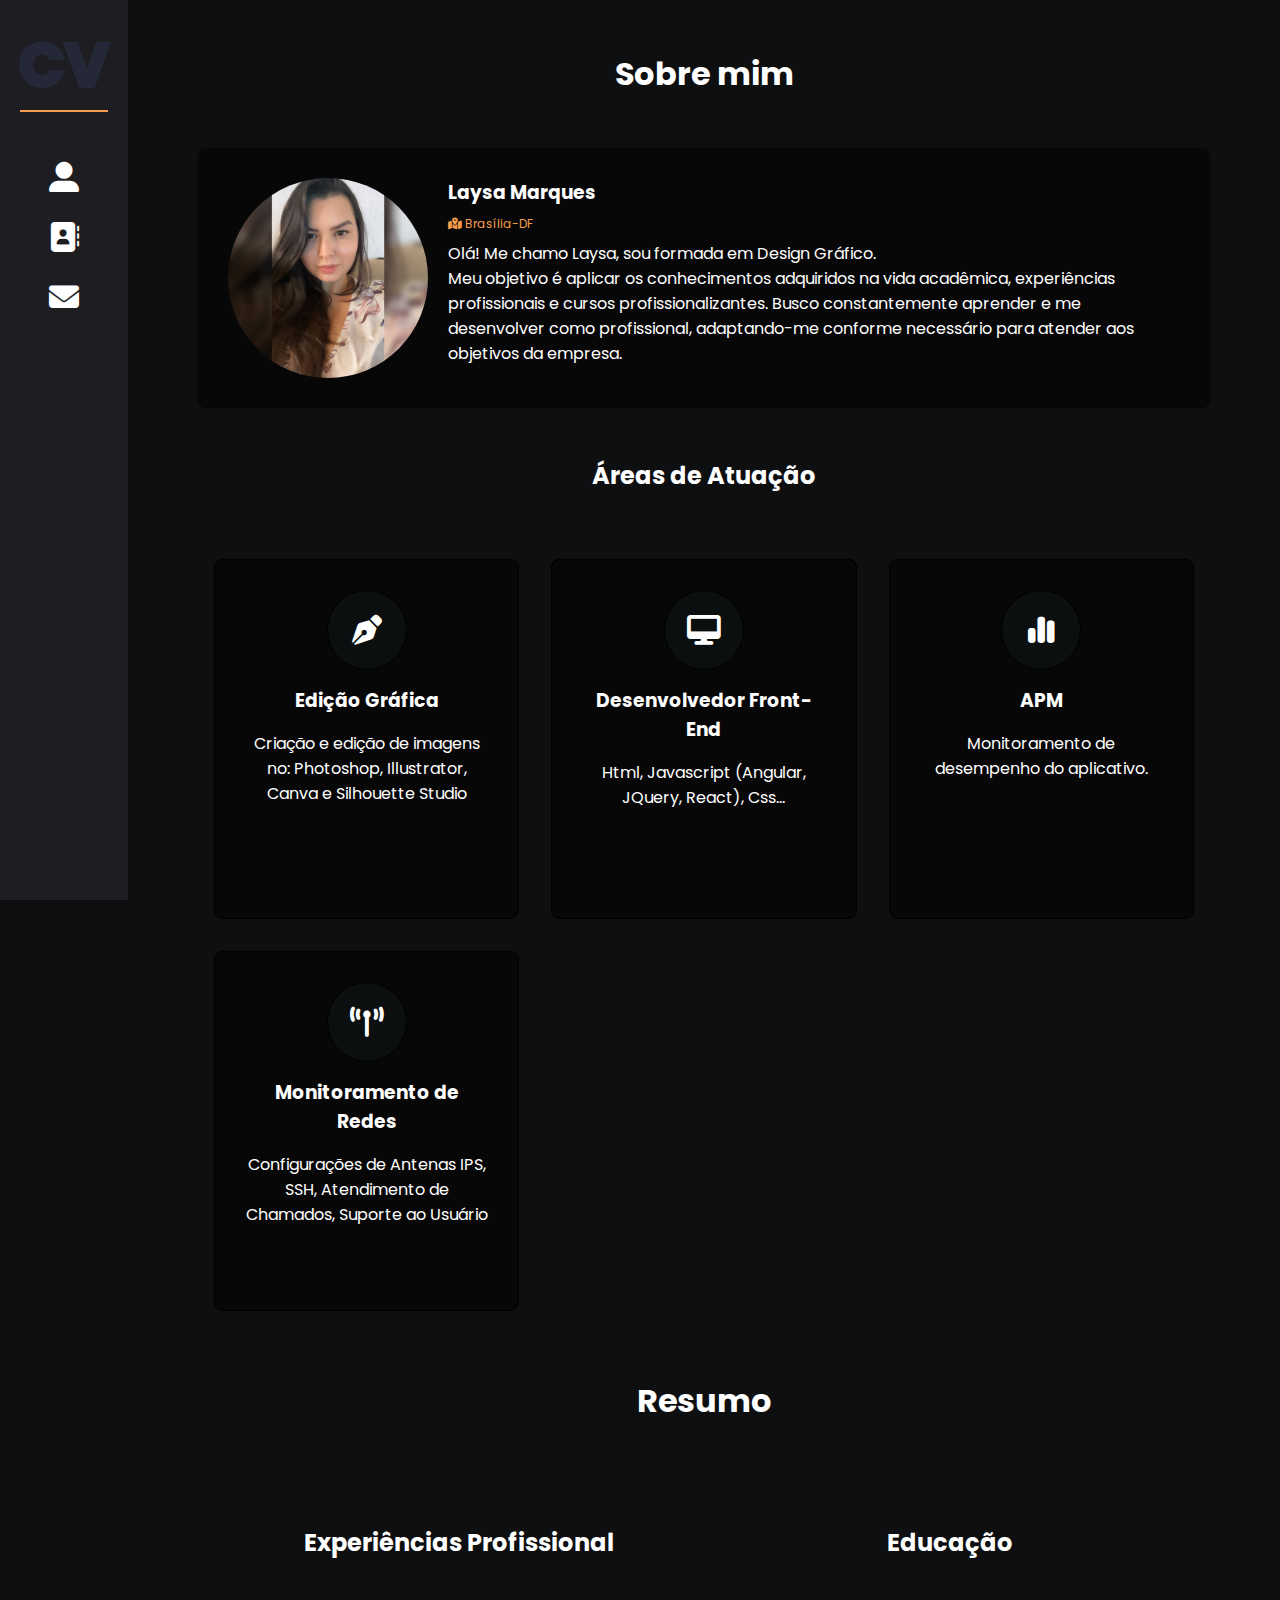
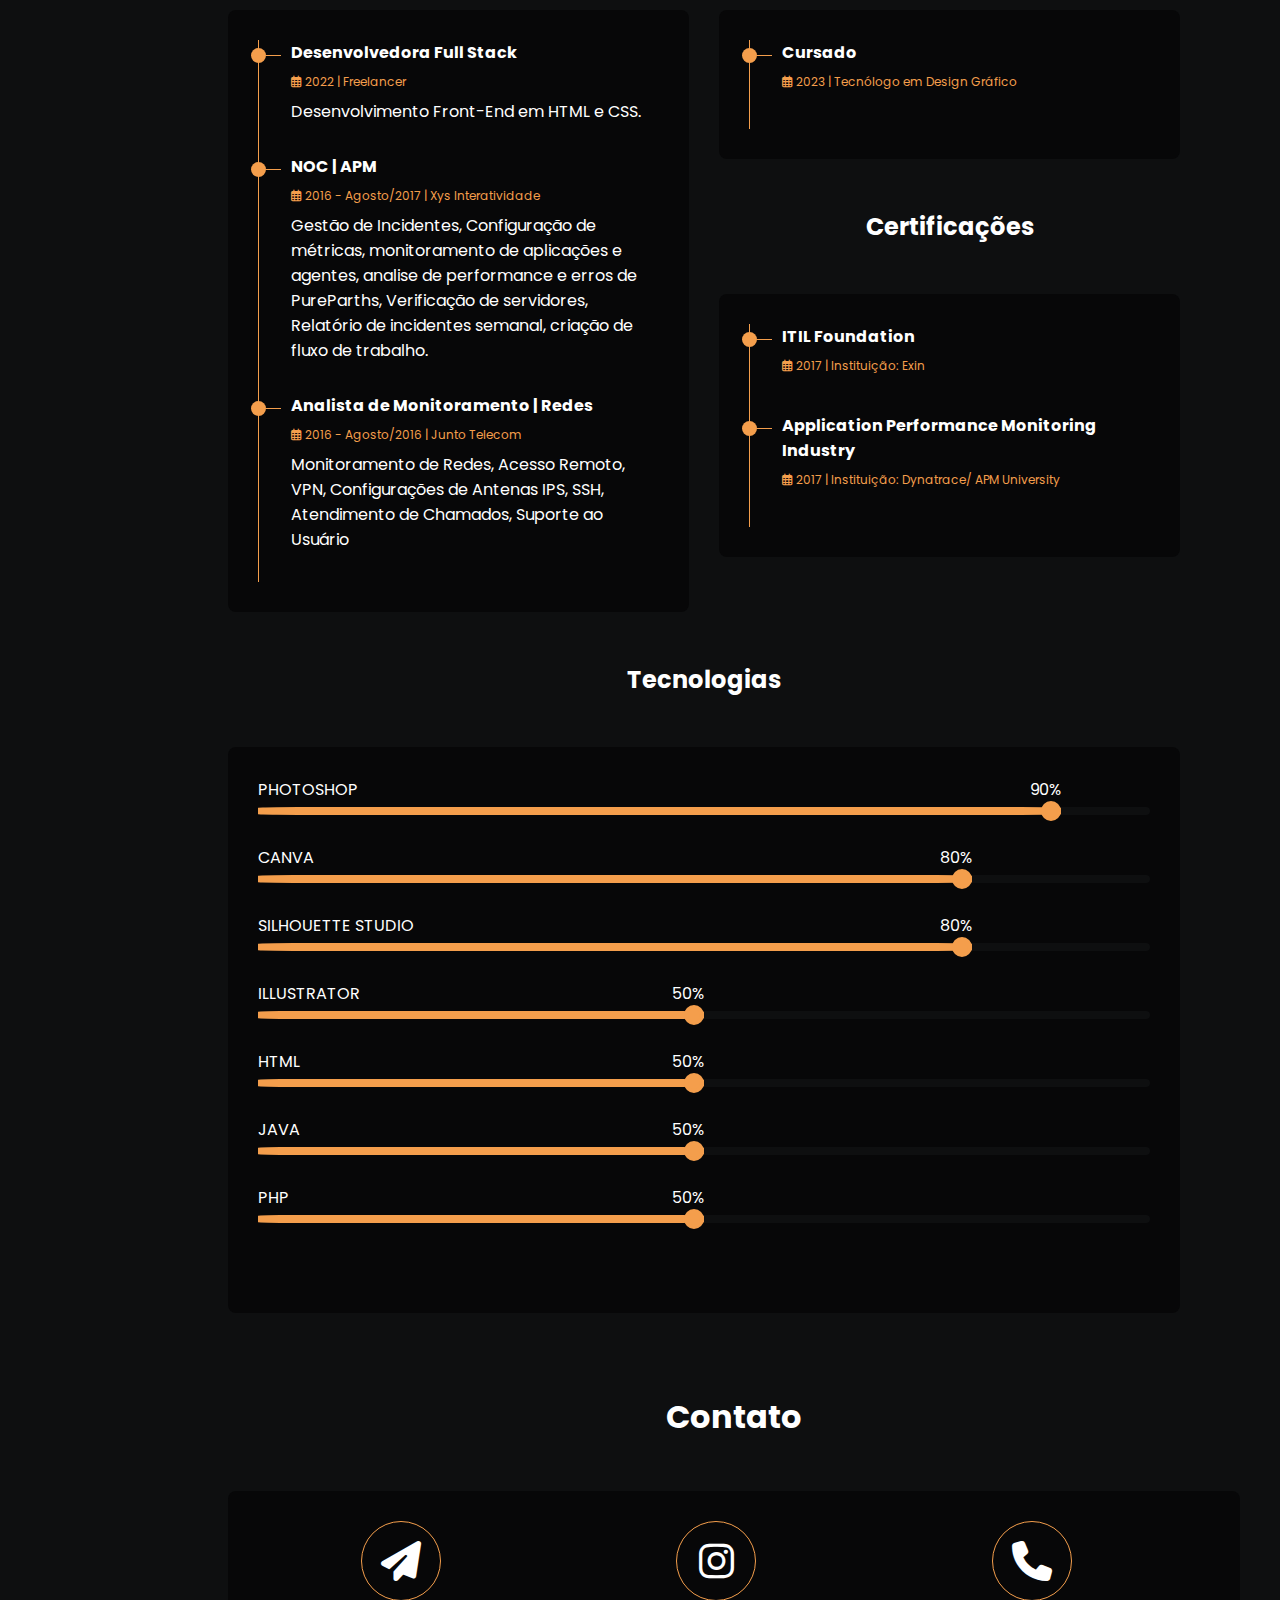
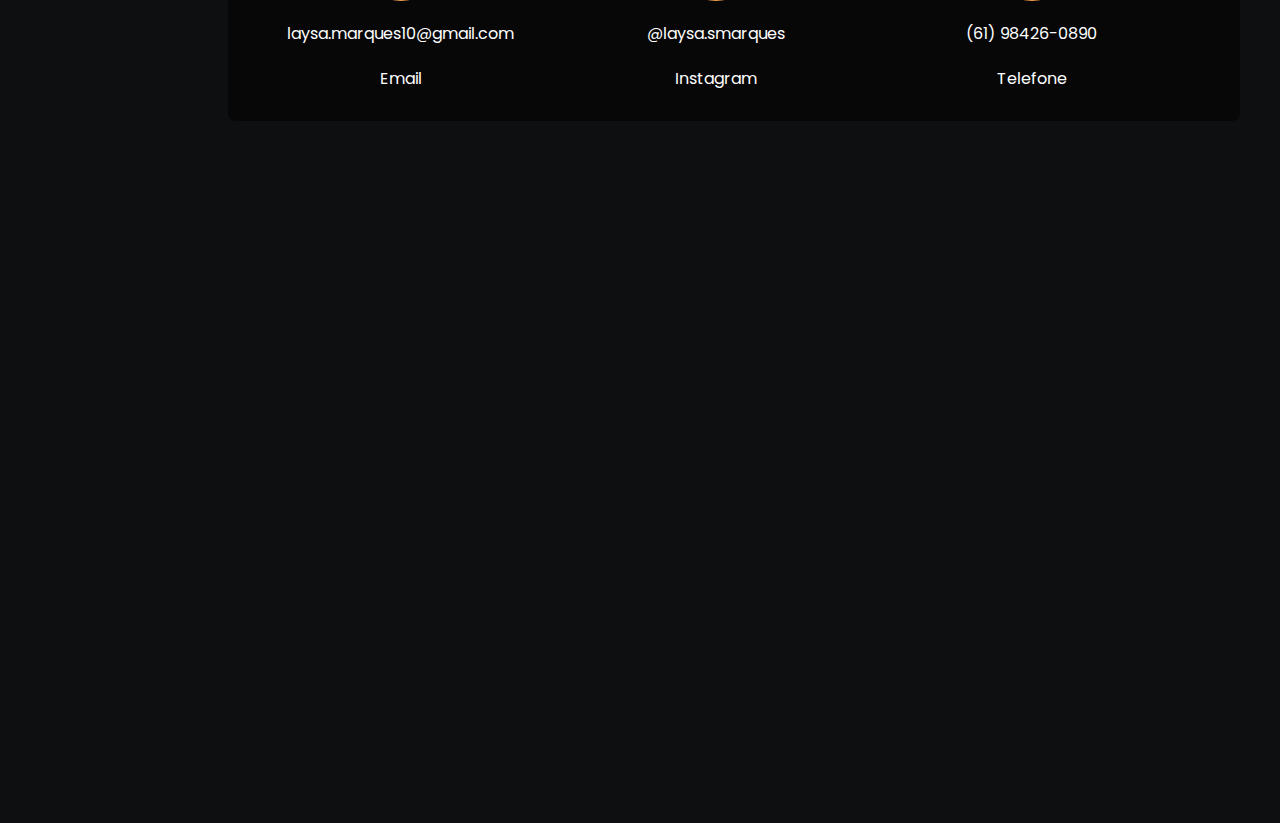
<file: index.html>
<html>
    <head>
        <title>Meu Curriculo Virtual</title>
        <link rel="stylesheet" href="./css/main.css">
        <link rel="stylesheet" href="./css/Responsive-menu.css">
        <link href="https://cdnjs.cloudflare.com/ajax/libs/font-awesome/6.2.0/css/all.min.css" rel="stylesheet">
        <link rel="preconnect" href="https://fonts.googleapis.com">
        <link rel="preconnect" href="https://fonts.gstatic.com" crossorigin>
        <link href="https://fonts.googleapis.com/css2?family=Poppins:ital,wght@0,300;0,400;0,600;1,500&display=swap" rel="stylesheet">
        <meta name="viewport" content="width=device-width,initial-scale=1.0">
    </head>
    <body>
    <header>
        <input type="checkbox" id="btn-menu">
        <label for="btn-menu">
            <i class="fa fa-bars" aria-hidden="true"></i>
            <div class="site-name">
            Laysa Marques
            </div>
        </label>
        <nav class="responsive-menu">
            <a onclick="closeMenu()" href="#AboutMeSection">Quem sou eu</a>
            <a onclick="closeMenu()" href="#ExperienceSection">Resumo</a>
            <a onclick="closeMenu()" href="#ContactSection">Contato</a>
        </nav>
        </header>
        <div class="container">
            <div class="menu">
            <div class="logo">
                <h2 data-text="CV" class="film-animation">CV</h2>
            </div>
                <p>
                <a href="#AboutMeSection">
                    <i class="fa-solid fa-user-large"></i>
                </a>
                </p>
                <p>
                <a href="#ExperienceSection">
                    <i class="fa-solid fa-address-book"></i>
                </a>
                </p>
                <p>
                <a href="#ContactSection">
                    <i class="fa-solid fa-envelope"></i>
                </a>
                </p>
            </div>

        <div class="content">
            <div id="AboutMeSection" style= "padding-bottom: 30px; min-height:1000px;">
                <h1 class="title">Sobre mim</h1> 
            <div class="card-box card">
            <div class="card-box-img">
                    <img src="./img/img1.jpg">
            </div>
            <div class="card-box-body">
                <h3>Laysa Marques</h3>
                <p class="local"><i class="fa-solid fa-map-location-dot"></i> Brasília-DF</p>
                <p>Olá! Me chamo Laysa, sou formada em Design Gráfico.</p>
                <p>Meu objetivo é aplicar os conhecimentos adquiridos na vida acadêmica, experiências profissionais e cursos profissionalizantes. Busco constantemente aprender e me desenvolver como profissional, 
                    adaptando-me conforme necessário para atender aos objetivos da empresa.
                </p>
            </div>
            </div>
                <h2 class="title"> Áreas de Atuação</h2>
                <div class="service-container">
                <div class="service-item">
                    <div class="service-item-card card">
                        <div class="service-item-card-icon">
                            <i class="fa-solid fa-pen-nib"></i>
                        </div>
                        <div class="service-item-card-title">
                            <h3>Edição Gráfica</h3>
                        </div>
                        <div class="service-item-card-descrition">
                            <span>Criação e edição de imagens no: Photoshop, Illustrator, Canva e Silhouette Studio</span>
                        </div>
                    </div>
                    </div>
                <div class="service-item">
                    <div class="service-item-card card">
                        <div class="service-item-card-icon">
                        <i class="fa-solid fa-desktop"></i>
                        </div>
                        <div class="service-item-card-title">
                            <h3>Desenvolvedor Front-End</h3>
                        </div>
                        <div class="service-item-card-descrition">
                            <span>Html, Javascript (Angular, JQuery, React), Css...</span>
                        </div>
                    </div>
                </div>
            <div class="service-item">
                <div class="service-item-card card">
                    <div class="service-item-card-icon">
                    <i class="fa-solid fa-chart-simple"></i>
                    </div>
                <div class="service-item-card-title">
                    <h3>APM</h3>
                </div>
                <div class="service-item-card-descrition">
                    <span>Monitoramento de desempenho do aplicativo.</span>
                </div>
                </div>
            </div>
            <div class="service-item">
                <div class="service-item-card card">
                    <div class="service-item-card-icon">
                        <i class="fa-solid fa-tower-broadcast"></i>
                    </div>
                    <div class="service-item-card-title">
                        <h3>Monitoramento de Redes</h3>
                    </div>
                    <div class="service-item-card-descrition">
                        <span>Configurações de Antenas IPS, SSH, 
                            Atendimento de Chamados, Suporte ao Usuário</span>
                    </div>
                </div>
            </div>
            </div>

    
            <div id="ExperienceSection" style= "padding-bottom: 30px; min-height:1000px;" >
                <h1 class="title">Resumo</h1>
        <div class="flexbox" >
        <div class="flexbox-item">
        <H2 class="title">Experiências Profissional</H2>
        <div class="card">
            <div class="timeline-item">
                <div class="timeline-item-marker">
                    <div class="timeline-item-marker-circle">

                    </div>
                    <div class="timeline-item-marker-line">

                    </div>
                </div>   
            <h4>Desenvolvedora Full Stack</h4>
            <p class="timeline-item-period">
                <i class="fa-regular fa-calendar-days"></i> 2022 | Freelancer</p>
                Desenvolvimento Front-End em HTML e CSS.
            </div>
            <div class="timeline-item">
                <div class="timeline-item-marker">
                    <div class="timeline-item-marker-circle">

                    </div>
                    <div class="timeline-item-marker-line">

                    </div>
                </div>   
            <h4>NOC | APM</h4>
            <p class="timeline-item-period">
                <i class="fa-regular fa-calendar-days"></i> 2016 - Agosto/2017 | Xys Interatividade</p>
                Gestão de Incidentes, Configuração de métricas, monitoramento de aplicações e 
            agentes, analise de performance e erros de PureParths, Verificação de servidores, Relatório de 
            incidentes semanal, criação de fluxo de trabalho.
            </div>
                <div class="timeline-item">
                <div class="timeline-item-marker">
                    <div class="timeline-item-marker-circle">

                    </div>
                    <div class="timeline-item-marker-line">

                    </div>
                </div>   
            <h4>Analista de Monitoramento | Redes</h4>
            <p class="timeline-item-period">
                <i class="fa-regular fa-calendar-days"></i> 2016 - Agosto/2016 | Junto Telecom</p>
                Monitoramento de Redes, Acesso Remoto, VPN, Configurações de Antenas IPS, SSH, 
                Atendimento de Chamados, Suporte ao Usuário
            </div>
        </div>
        </div>
        <div class="flexbox-item">
            <H2 class="title">Educação</H2>
            <div class="card">
                <div class="timeline-item">
                    <div class="timeline-item-marker">
                        <div class="timeline-item-marker-circle">

                        </div>
                        <div class="timeline-item-marker-line">

                        </div>
                    </div>   
                <h4>Cursado</h4>
                <p class="timeline-item-period">
                    <i class="fa-regular fa-calendar-days"></i> 2023 | Tecnólogo em Design Gráfico</p>
                </div>
            </div>
            <H2 class="title">Certificações</H2>
            <div class="card">
                <div class="timeline-item">
                    <div class="timeline-item-marker">
                        <div class="timeline-item-marker-circle">

                        </div>
                        <div class="timeline-item-marker-line">

                        </div>
                    </div>   
                <h4>ITIL Foundation</h4>
                <p class="timeline-item-period">
                    <i class="fa-regular fa-calendar-days"></i> 2017 | Instituição: Exin</p>
                </div>
                <div class="timeline-item">
                    <div class="timeline-item-marker">
                        <div class="timeline-item-marker-circle">

                        </div>
                        <div class="timeline-item-marker-line">

                        </div>
                    </div>   
                <h4>Application Performance Monitoring Industry</h4>
                <p class="timeline-item-period">
                    <i class="fa-regular fa-calendar-days"></i> 2017 | Instituição: Dynatrace/ APM University</p>
                </div>
            </div>
        </div>
        </div>
            <H2 class="title">Tecnologias</H2>
                <div class="card padding-top-60">
                    <div class="progress-bar">
                        <div class="progress-bar-title">
                            PHOTOSHOP
                        </div>
                        <div class="progress-bar-done" style="width:90%">
                            <div class="progress-bar-sone-check">
                            </DIV>
                            <div class="progress-bar-done-text">
                            90%
                            </div>
                        </div>
                    </div>
                    <div class="progress-bar">
                        <div class="progress-bar-title">
                            CANVA
                        </div>
                        <div class="progress-bar-done" style="width: 80%">
                            <div class="progress-bar-sone-check">
                            </DIV>
                            <div class="progress-bar-done-text">
                            80%
                            </div>
                        </div>
                    </div>
                    <div class="progress-bar">
                        <div class="progress-bar-title">
                            SILHOUETTE STUDIO
                        </div>
                        <div class="progress-bar-done" style="width: 80%">
                            <div class="progress-bar-sone-check">
                            </DIV>
                            <div class="progress-bar-done-text">
                            80%
                            </div>
                        </div>
                    </div>
                    <div class="progress-bar">
                        <div class="progress-bar-title">
                            ILLUSTRATOR
                        </div>
                        <div class="progress-bar-done" style="width: 50%">
                            <div class="progress-bar-sone-check">
                            </DIV>
                            <div class="progress-bar-done-text">
                            50%
                            </div>
                        </div>
                    </div>
                    <div class="progress-bar">
                        <div class="progress-bar-title">
                            HTML
                        </div>
                        <div class="progress-bar-done" style="width: 50%">
                            <div class="progress-bar-sone-check">
                            </DIV>
                            <div class="progress-bar-done-text">
                            50%
                            </div>
                        </div>
                    </div>
                    <div class="progress-bar">
                        <div class="progress-bar-title">
                            JAVA
                        </div>
                        <div class="progress-bar-done" style="width:50%">
                            <div class="progress-bar-sone-check">
                            </DIV>
                            <div class="progress-bar-done-text">
                            50%
                            </div>
                        </div>
                    </div>
                    <div class="progress-bar">
                        <div class="progress-bar-title">
                            PHP
                        </div>
                        <div class="progress-bar-done" style="width:50%">
                            <div class="progress-bar-sone-check">
                            </DIV>
                            <div class="progress-bar-done-text">
                            50%
                            </div>
                        </div>
                    </div>
                </div>

            

    </div>
            
    <div id="ContactSection" style="height:1000px; width: 100%;">
            <H1 class="title">Contato</H1>
                <div class="card flexbox">
                    <div class="contact-item flexbox">
                        <div class="contact-item-icon">
                            <i class="fa-solid fa-paper-plane"></i>
                        </div>
                        <div class="contact-item-value">
                            <a href="mailto: laysa.marques10@gmail.com">laysa.marques10@gmail.com</a>
                        </div>
                        <div class="contact-item-descripition">
                            Email
                        </div>
                    </div>
                    <div class="contact-item flexbox">
                        <div class="contact-item-icon">
                            <i class="fa-brands fa-instagram"></i>
                        </div>
                        <div class="contact-item-value">
                            <a target="_blank" href="https://www.instagram.com/laysa.smarques/"> @laysa.smarques</a>
                        </div>
                        <div class="contact-item-descripition">
                            Instagram
                        </div>
                    </div>
                    <div class="contact-item flexbox">
                        <div class="contact-item-icon">
                            <i class="fa-solid fa-phone"></i>
                        </div>
                        <div class="contact-item-value">
                            <a target="_blank" href="https://wa.me/+5561984260890">(61) 98426-0890</a>
                        </div>
                        <div class="contact-item-descripition">
                            Telefone
                        </div>
                    </div>
                    </div>

                </div>
        </div>
        </div>
    
        <script>
            function closeMenu()
            {(document.getElementById("btn-menu").checked = false)}
        </script>
    </body>
</html>
</file>
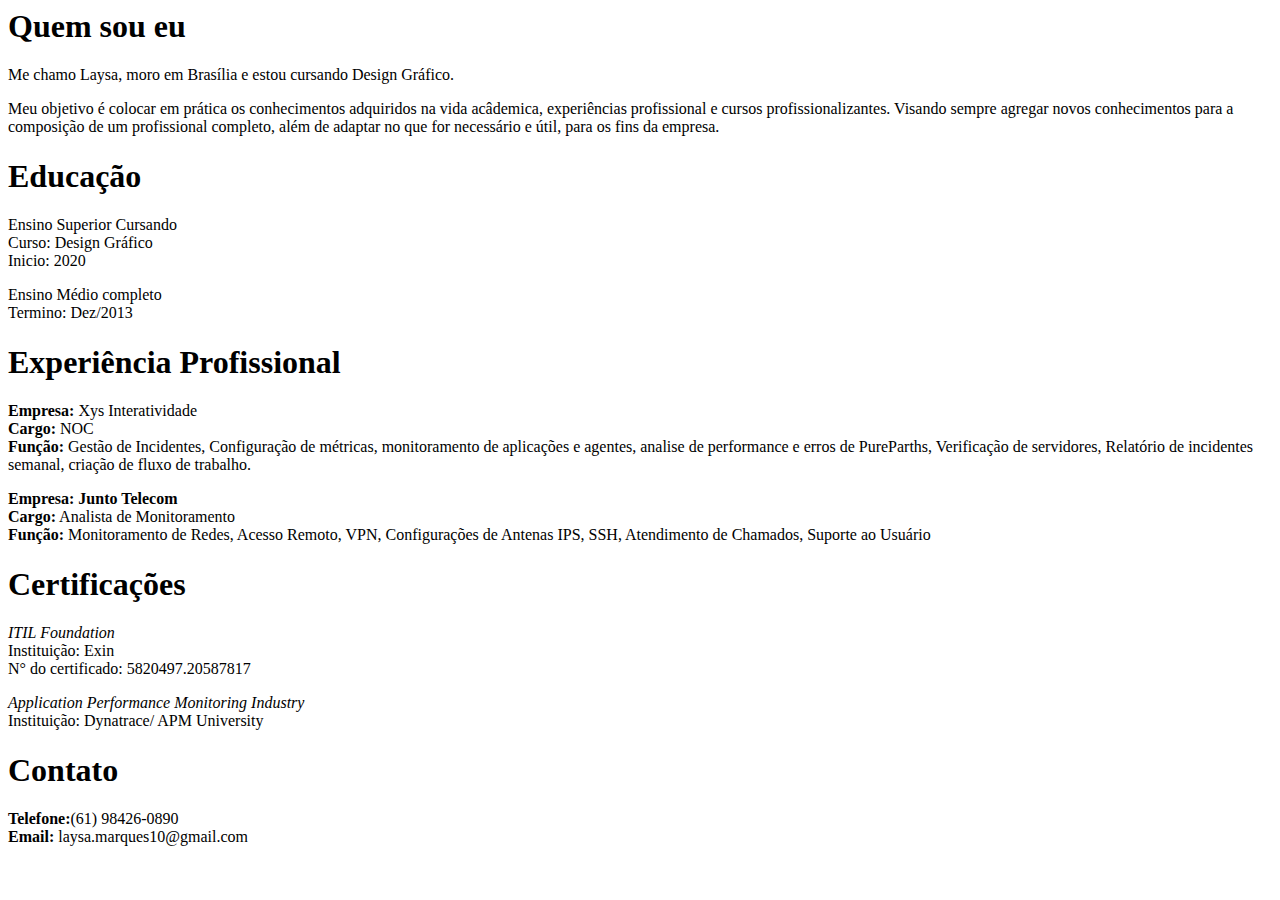
<file: Curriculo.html>
<html>
    <head>
        <title>Curriculo Virtual</title>
    </head>
    <body>
        <h1>Quem sou eu</h1> 
        <p>
            Me chamo Laysa, moro em Brasília e estou cursando Design Gráfico.
        <p>Meu objetivo é colocar em prática os conhecimentos adquiridos na vida acâdemica,  experiências profissional
            e cursos profissionalizantes. Visando 
            sempre agregar novos conhecimentos para a composição de um profissional completo, além 
            de adaptar no que for necessário e útil, para os fins da empresa.
        </p>
        </p>
        <H1>
            Educação
        </H1>
       <p>Ensino Superior Cursando <br>Curso: Design Gráfico<br>
            Inicio: 2020</p>
       <p>Ensino Médio completo<br>
            Termino: Dez/2013</p>
      <H1>
        Experiência Profissional
      </H1>
      <p> <b>Empresa:</b> Xys Interatividade<br>
        <b>Cargo:</b> NOC<br>
        <b>Função:</b> Gestão de Incidentes, Configuração de métricas, monitoramento de aplicações e 
        agentes, analise de performance e erros de PureParths, Verificação de servidores, Relatório de 
        incidentes semanal, criação de fluxo de trabalho.
        </p> 
        <p><b>Empresa: Junto Telecom</b><br>
            <b>Cargo:</b> Analista de Monitoramento<br> <b>Função:</b> Monitoramento de Redes, Acesso Remoto, VPN, Configurações de Antenas IPS, SSH, 
        Atendimento de Chamados, Suporte ao Usuário
    </p> 
    <h1>Certificações</h1>
    <p><i>ITIL Foundation</i><br>
        Instituição: Exin<br>
        N° do certificado: 5820497.20587817</p>
       <p><i> Application Performance Monitoring Industry</i><br>
        Instituição: Dynatrace/ APM University</p>
<H1>Contato</H1>
<p> <b>Telefone:</b>(61) 98426-0890<br>
    <b>Email:</b> laysa.marques10@gmail.com
</p>
    
    </body> 



</html>
</file>
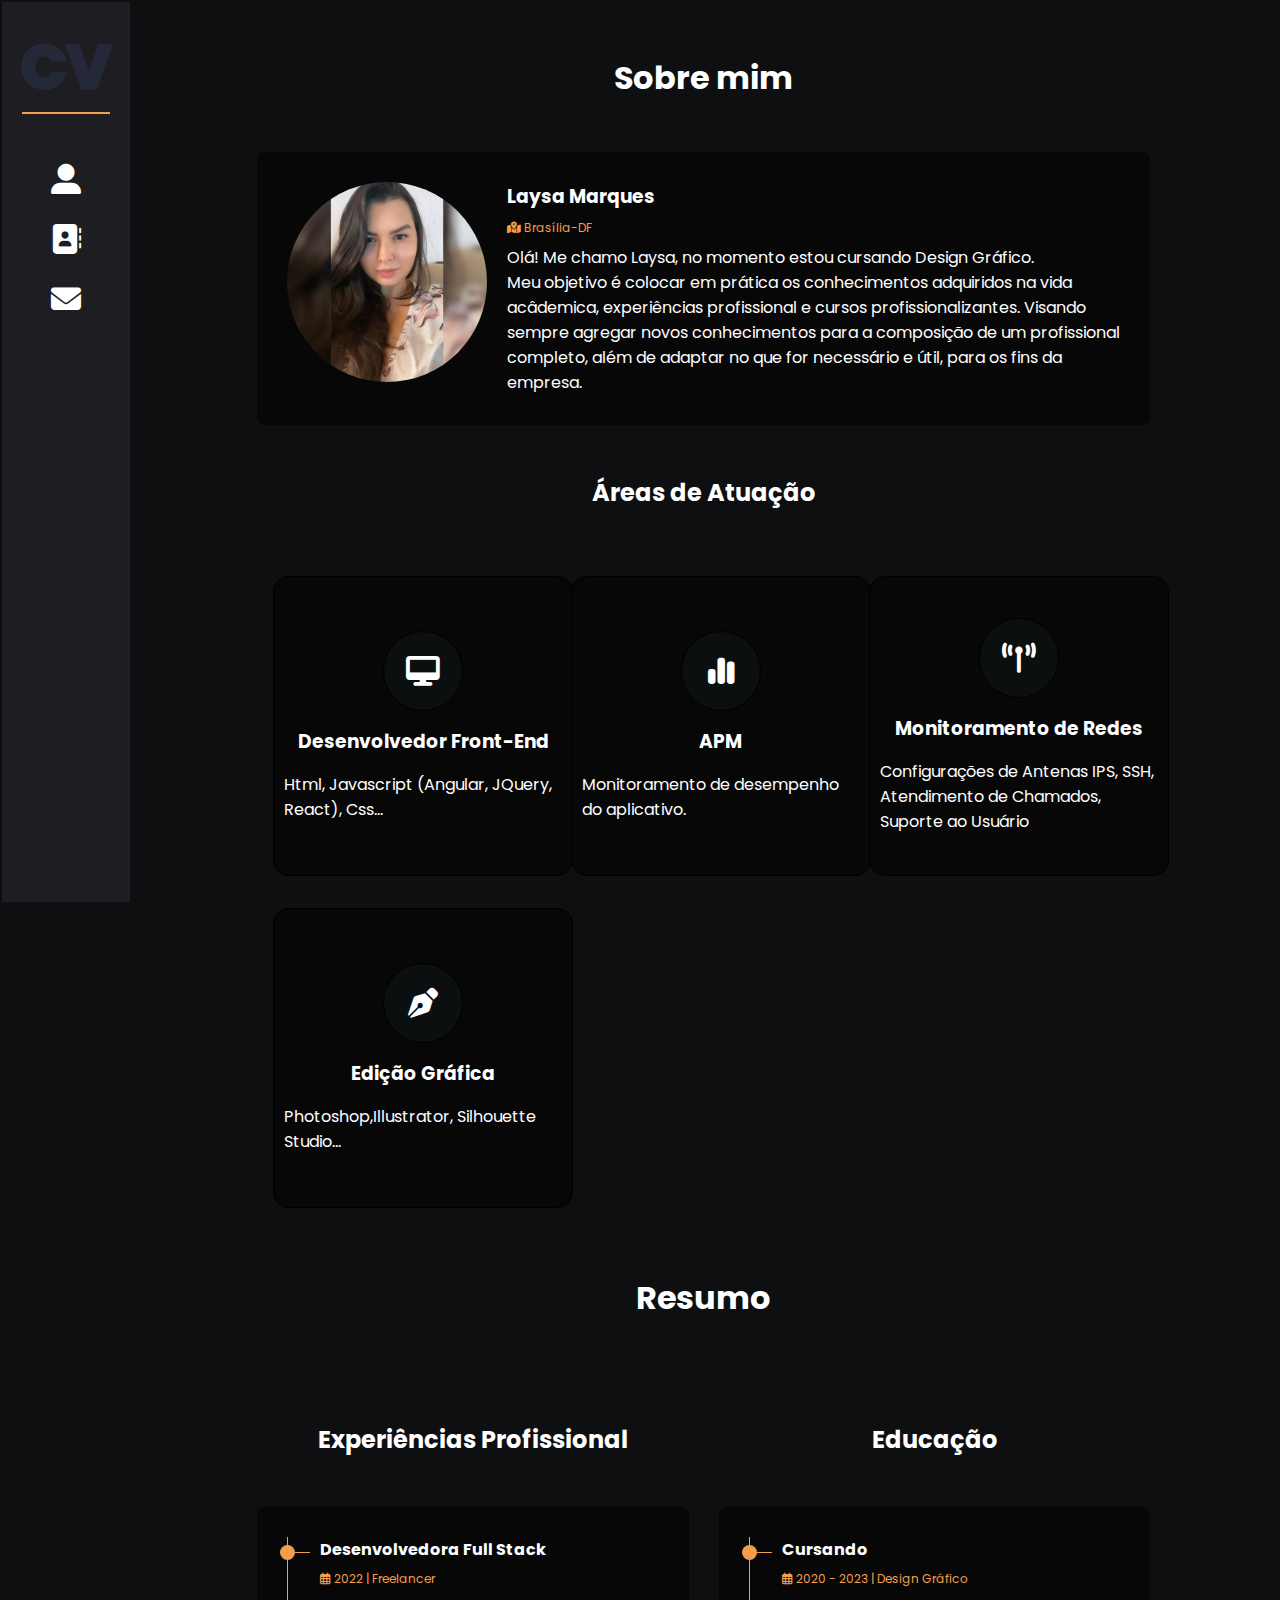
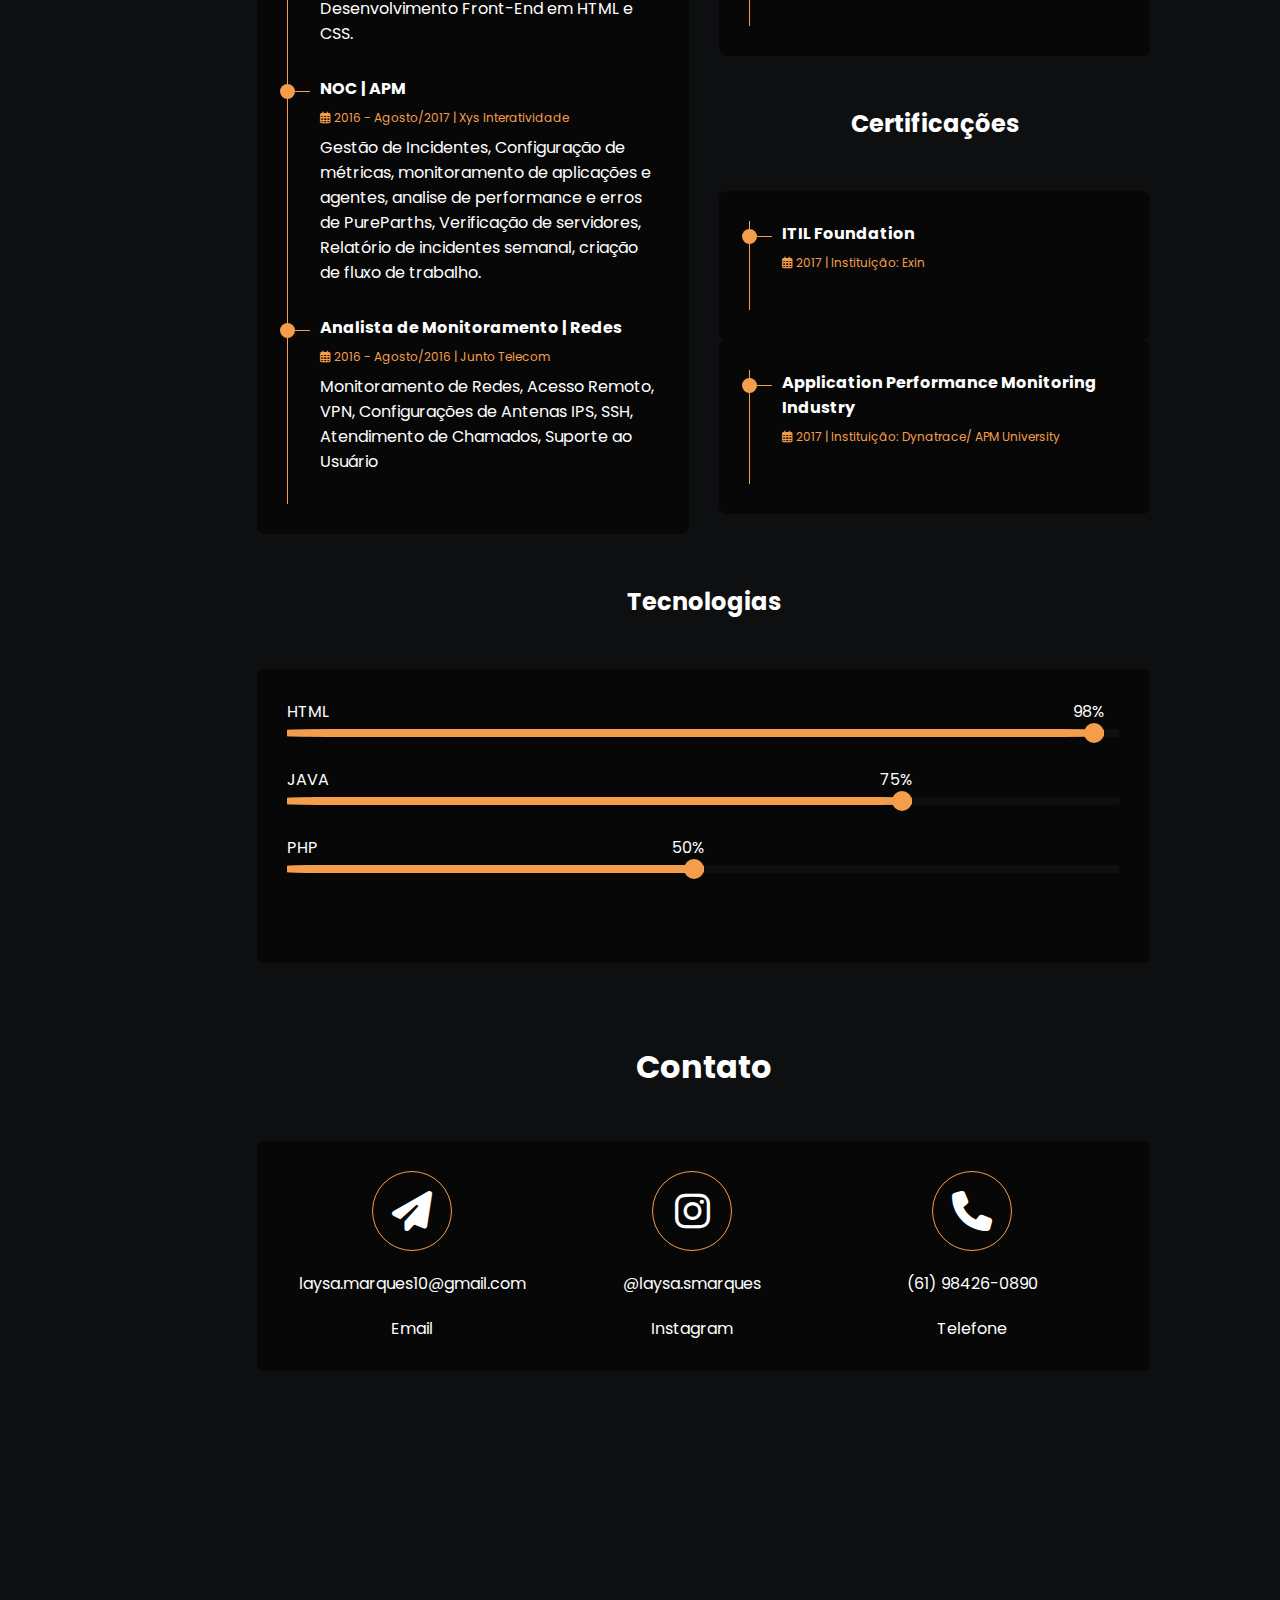
<file: siteemtabela.html>
<html>
    <head>
        <title></title>
        <style>

            html{
                scroll-behavior: smooth;
            }

            * {
                box-sizing: border-box;
                margin: 0px;
                padding: 0px;
            }

            body{
                background: #0e0f10;
                color: white;
                margin: 0px;
                font-family: 'Poppins', sans-serif;
            }

            .table-principal{
                Width: 100%;
                height: 100vh;
                border-collapse: collapse;
            }
            .cabecalho{
                background: darkslategrey;
                color: white;
                height: 200px;
            }
        
            .menu{
                padding: 20px;
                width: 10%;
                background: #1d1d22;
                color: white;
                vertical-align: top;
                text-align: center;
                position: fixed;
                height: 100%;
            }
        
            .corpo{
                padding-left: 20%;
                padding-right: 10%;
                vertical-align: top;
            } 

            .title{
                text-align: center;
                margin-top: 50px;
                margin-bottom: 50px;
            }

            .card-box{
                display: flex;

            }

            .card-box-img img{
                height: 200px;
                border-radius: 50%;
            }

            .card-box-body{
                margin-left: 20px;
            }

            .local {
                color:#F49E4C;
                font-size: 12px;
                margin-top: 8px;
                margin-bottom: 8px;
            }

            .menu p{
                margin-bottom: 30px;
                
            }

            .menu a{
                color:white;
                text-decoration: none;
            }

            .menu a i{
                font-size:30px ;
            }

            .menu a:hover{
                color: #F49E4C
            }

            .menu .logo{
                display: flex;
                align-items: center;
                justify-content: center;
                border-bottom: 2px solid #F49E4C;
                margin-bottom: 50px;
            }

            .service-container {
                width: 100%;
                display: flex;
                flex-wrap: wrap;
            }

            .service-container .service-item {
                width:  calc(33.33% - 32px); 
                margin: 16px;
             }

            .service-container .service-item .service-item-card {
                background-color: #070708;
                border: 1px solid black;
                border-radius: 16px;
                height: 300px;
                width: 300px;
                padding: 10px;
                display: flex;
                flex-direction: column;
                align-items: center;
                justify-content: center;
            }

            .service-container .service-item .service-item-card:hover {
                border: 1px solid #F49E4C;
            }

            .service-container .service-item .service-item-card .service-item-card-icon {
                background-color: #0c0f10;
                height: 80px;
                border: 1px solid black;
                width: 80px;
                border-radius: 50%;
                display: flex;
                align-items: center;
                justify-content: center;
            }

            .service-container .service-item .service-item-card .service-item-card-icon:hover {
                border: 1px solid #F49E4C;
            }

            .service-container .service-item .service-item-card .service-item-card-icon i {
                font-size: 30px;
            }

            .service-container .service-item .service-item-card .service-item-card-title  {
                margin-top: 16px;
                margin-bottom: 16px;
            }

            .service-container .service-item .service-item-card .service-item-card-description {
                text-align: center;
            }

            .flexbox {
                display: flex;
                gap: 30px;
            }

            .flexbox-item {
                width: 50%;
            }

            .card {
                background: #070708;
                padding: 30px;
                border-radius: 8px;
            }

            .timeline-item {
                padding-bottom: 30px;
                border-left: 1px solid  #F49E4C;
                padding-left: 32px;
                position: relative;
            }

            .timeline-item-period {
                font-size: 12px;
                margin-top: 8px;
                margin-bottom: 8px;
                color: #F49E4C;
            }

            .timeline-item-marker{
                display: flex;
                align-items: center;
                position: absolute;
                top: 8px;
                left: -8px;

            }

            .timeline-item-marker-circle {
                height: 15px;
                width: 15px;
                border-radius: 50%;
                background: #F49E4C
            }

            .timeline-item-marker-line {
                height: 1px;
                width: 15px;
                background: #F49E4C;
            }

            #AboutMeSection, #ExperienceSection, #ContactSection {
                scroll-margin-top: 50px;
            }
            
            .progress-bar {
                background: #0e0f10;
                height: 8px;
                border-radius: 8px;
                position: relative;
                margin-bottom: 60px;
            }

            .progress-bar-done{
                background: #F49E4C;
                height: 100%;
                border-radius: 8%;
                position: relative;
            }
            
            .progress-bar-title {
                position: absolute;
                top: -30px;
            }

            .progress-bar-done-text {
                position: absolute;
                top: -30px;
                right: 0px;
            }

            .padding-top-60 {
                padding-top: 60px;
            }

            .progress-bar-sone-check {
                height: 20px;
                width: 20px;
                border: 4px solid #F49E4C;
                border-radius: 50%;
                position: absolute;
                right: 0px;
                top: -6px;
                background: #F49E4C;
            }

            .contact-item {
                text-align: center;
                gap: 20px;
                width: 30%;
                flex-direction: column;
                align-items: center;
            }

            .contact-item-icon {
                font-size: 40px;
                border: 1px solid#F49E4C;
                height: 80px;
                width: 80px;
                border-radius: 50%;
                display: flex;
                align-items: center;
                justify-content: center;

            }

            .contact-item-value a {
                color: white;
                text-decoration: none;
            }

            .contact-item-value a:hover {
                text-decoration: underline;
            }

            h2.film-animation {
                position: relative;
                color:#252839;
                -webkit-text-stroke: 0.3vw;
                font-size: 60px;;
            }

            h2.film-animation::before {
                content: attr(data-text);
                position: absolute;
                top:0;
                left:0;
                width: 0;
                height: 100%;
                color:#F49E4C;
                -webkit-text-stroke: 0vw;
                overflow: hidden;
                animation: animate 6s linear forwards;
            }

            @keyframes animate {


                0% ,10% {
                    width: 0;
                }
                70%,90%, 100% {
                    width: 100%;
                }
            }



        </style>

            <link rel="preconnect" href="https://fonts.googleapis.com">
            <link rel="preconnect" href="https://fonts.gstatic.com" crossorigin>
            <link href="https://fonts.googleapis.com/css2?family=Poppins:ital,wght@0,300;0,400;0,600;1,500&display=swap" rel="stylesheet">

            <link href="https://cdnjs.cloudflare.com/ajax/libs/font-awesome/6.2.0/css/all.min.css" rel="stylesheet">
    </head>
    <body>
        <table class="table-princial"> 
            <tr>
                <td class="menu"> 
                    <div class="logo">
                        <h2 data-text="CV" class="film-animation">CV</h2>
                    </div>
                    <p>
                        <a href="#AboutMeSection">
                            <i class="fa-solid fa-user-large"></i>
                        </a>
                    </p>
                    <p>
                        <a href="#ExperienceSection">
                            <i class="fa-solid fa-address-book"></i>
                        </a>
                    </p>
                    <p></p>
                        <a href="#ContactSection">
                            <i class="fa-solid fa-envelope"></i>
                        </a>
                    </p>
                </td>
            </tr>
                <td class="corpo">
                    <div id="AboutMeSection" style= "padding-bottom: 30px; min-height:1000px;">
                        <h1 class="title">Sobre mim</h1> 
                        <div class="card-box card">
                            <div class="card-box-img">
                                <img src="./img/img1.jpg">
                            </div>
                            <div class="card-box-body">
                            <h3>Laysa Marques</h3>
                            <p class="local"><i class="fa-solid fa-map-location-dot"></i> Brasília-DF</p>
                            <p>Olá! Me chamo Laysa, no momento estou cursando Design Gráfico.</p>
                            <p>Meu objetivo é colocar em prática os conhecimentos adquiridos na vida acâdemica,  experiências profissional
                            e cursos profissionalizantes. Visando 
                            sempre agregar novos conhecimentos para a composição de um profissional completo, além 
                            de adaptar no que for necessário e útil, para os fins da empresa.
                            </p>
                            </div>
                        </div>
                            <h2 class="title"> Áreas de Atuação</h2>
                        <div class="service-container">
                            <div class="service-item">
                                <div class="service-item-card">
                                    <div class="service-item-card-icon">
                                        <i class="fa-solid fa-desktop"></i>
                                    </div>
                                    <div class="service-item-card-title">
                                        <h3>Desenvolvedor Front-End</h3>
                                    </div>
                                    <div class="service-item-card-descrition">
                                        <span>Html, Javascript (Angular, JQuery, React), Css...</span>
                                    </div>
                                </div>
                            </div>
                            <div class="service-item">
                                <div class="service-item-card">
                                    <div class="service-item-card-icon">
                                        <i class="fa-solid fa-chart-simple"></i>
                                    </div>
                                    <div class="service-item-card-title">
                                        <h3>APM</h3>
                                    </div>
                                    <div class="service-item-card-descrition">
                                        <span>Monitoramento de desempenho do aplicativo.</span>
                                    </div>
                                </div>
                            </div>
                            <div class="service-item">
                                <div class="service-item-card">
                                    <div class="service-item-card-icon">
                                        <i class="fa-solid fa-tower-broadcast"></i>
                                    </div>
                                    <div class="service-item-card-title">
                                        <h3>Monitoramento de Redes</h3>
                                    </div>
                                    <div class="service-item-card-descrition">
                                        <span>Configurações de Antenas IPS, SSH, 
                                            Atendimento de Chamados, Suporte ao Usuário</span>
                                    </div>
                                </div>
                            </div>
                            <div class="service-item">
                                <div class="service-item-card">
                                    <div class="service-item-card-icon">
                                        <i class="fa-solid fa-pen-nib"></i>
                                    </div>
                                    <div class="service-item-card-title">
                                        <h3>Edição Gráfica</h3>
                                    </div>
                                    <div class="service-item-card-descrition">
                                        <span>Photoshop,Illustrator, Silhouette Studio...</span>
                                    </div>
                                </div>
                            </div>
                    <div id="ExperienceSection" style= "padding-bottom: 30px; min-height:1000px;" >
                        <h1 class="title">Resumo</h1>
                        <div class="flexbox" >
                        <div class="flexbox-item">
                        <H2 class="title">Experiências Profissional</H2>
                        <div class="card">
                            <div class="timeline-item">
                                <div class="timeline-item-marker">
                                    <div class="timeline-item-marker-circle">

                                    </div>
                                    <div class="timeline-item-marker-line">

                                    </div>
                                </div>   
                            <h4>Desenvolvedora Full Stack</h4>
                            <p class="timeline-item-period">
                                <i class="fa-regular fa-calendar-days"></i> 2022 | Freelancer</p>
                             Desenvolvimento Front-End em HTML e CSS.
                            </div>
                            <div class="timeline-item">
                                <div class="timeline-item-marker">
                                    <div class="timeline-item-marker-circle">

                                    </div>
                                    <div class="timeline-item-marker-line">

                                    </div>
                                </div>   
                            <h4>NOC | APM</h4>
                            <p class="timeline-item-period">
                                <i class="fa-regular fa-calendar-days"></i> 2016 - Agosto/2017 | Xys Interatividade</p>
                             Gestão de Incidentes, Configuração de métricas, monitoramento de aplicações e 
                            agentes, analise de performance e erros de PureParths, Verificação de servidores, Relatório de 
                            incidentes semanal, criação de fluxo de trabalho.
                            </div>
                             <div class="timeline-item">
                                <div class="timeline-item-marker">
                                    <div class="timeline-item-marker-circle">

                                    </div>
                                    <div class="timeline-item-marker-line">

                                    </div>
                                </div>   
                            <h4>Analista de Monitoramento | Redes</h4>
                            <p class="timeline-item-period">
                                <i class="fa-regular fa-calendar-days"></i> 2016 - Agosto/2016 | Junto Telecom</p>
                                Monitoramento de Redes, Acesso Remoto, VPN, Configurações de Antenas IPS, SSH, 
                                Atendimento de Chamados, Suporte ao Usuário
                            </div>
                        </div>
                        </div>
                        <div class="flexbox-item">
                            <H2 class="title">Educação</H2>
                            <div class="card">
                                <div class="timeline-item">
                                    <div class="timeline-item-marker">
                                        <div class="timeline-item-marker-circle">

                                        </div>
                                        <div class="timeline-item-marker-line">

                                        </div>
                                    </div>   
                                <h4>Cursando</h4>
                                <p class="timeline-item-period">
                                    <i class="fa-regular fa-calendar-days"></i> 2020 - 2023 | Design Gráfico</p>
                                </div>
                            </div>
                            <H2 class="title">Certificações</H2>
                            <div class="card">
                                <div class="timeline-item">
                                    <div class="timeline-item-marker">
                                        <div class="timeline-item-marker-circle">

                                        </div>
                                        <div class="timeline-item-marker-line">

                                        </div>
                                    </div>   
                                <h4>ITIL Foundation</h4>
                                <p class="timeline-item-period">
                                    <i class="fa-regular fa-calendar-days"></i> 2017 | Instituição: Exin</p>
                                </div>
                            </div><div class="card">
                                <div class="timeline-item">
                                    <div class="timeline-item-marker">
                                        <div class="timeline-item-marker-circle">

                                        </div>
                                        <div class="timeline-item-marker-line">

                                        </div>
                                    </div>   
                                <h4>Application Performance Monitoring Industry</h4>
                                <p class="timeline-item-period">
                                    <i class="fa-regular fa-calendar-days"></i> 2017 | Instituição: Dynatrace/ APM University</p>
                                </div>
                            </div>
                        </div>
                        </div>
                            <H2 class="title">Tecnologias</H2>
                                <div class="card padding-top-60">
                                    <div class="progress-bar">
                                        <div class="progress-bar-title">
                                            HTML
                                        </div>
                                        <div class="progress-bar-done" style="width:98%">
                                            <div class="progress-bar-sone-check">
                                            </DIV>
                                            <div class="progress-bar-done-text">
                                            98%
                                            </div>
                                        </div>
                                    </div>
                                    <div class="progress-bar">
                                        <div class="progress-bar-title">
                                            JAVA
                                        </div>
                                        <div class="progress-bar-done" style="width:75%">
                                            <div class="progress-bar-sone-check">
                                            </DIV>
                                            <div class="progress-bar-done-text">
                                            75%
                                            </div>
                                        </div>
                                    </div>
                                    <div class="progress-bar">
                                        <div class="progress-bar-title">
                                            PHP
                                        </div>
                                        <div class="progress-bar-done" style="width:50%">
                                            <div class="progress-bar-sone-check">
                                            </DIV>
                                            <div class="progress-bar-done-text">
                                            50%
                                            </div>
                                        </div>
                                    </div>
                                </div>

                            

                    </div>
                           
                    <div id="ContactSection" style="height:1000px; width: 100%;">
                            <H1 class="title">Contato</H1>
                                <div class="card flexbox">
                                    <div class="contact-item flexbox">
                                        <div class="contact-item-icon">
                                            <i class="fa-solid fa-paper-plane"></i>
                                        </div>
                                        <div class="contact-item-value">
                                            <a href="mailto: laysa.marques10@gmail.com">laysa.marques10@gmail.com</a>
                                        </div>
                                        <div class="contact-item-descripition">
                                            Email
                                        </div>
                                    </div>
                                    <div class="contact-item flexbox">
                                        <div class="contact-item-icon">
                                            <i class="fa-brands fa-instagram"></i>
                                        </div>
                                        <div class="contact-item-value">
                                            <a target="_blank" href="https://www.instagram.com/laysa.smarques/"> @laysa.smarques</a>
                                        </div>
                                        <div class="contact-item-descripition">
                                            Instagram
                                        </div>
                                    </div>
                                    <div class="contact-item flexbox">
                                        <div class="contact-item-icon">
                                            <i class="fa-solid fa-phone"></i>
                                        </div>
                                        <div class="contact-item-value">
                                            <a target="_blank" href="https://wa.me/+5561984260890">(61) 98426-0890</a>
                                        </div>
                                        <div class="contact-item-descripition">
                                            Telefone
                                        </div>
                                    </div>
                                 </div>

                    </div>
                </td>
            </tr> 
        </table>    
    </body> 


</html>
</file>
<file: css/main.css>
* {
    box-sizing: border-box;
    margin: 0px;
    padding: 0px
}

html{
    scroll-behavior: smooth;
}

body{
    background: #0e0f10;
    color: white;
    margin: 0px;
    font-family: 'Poppins', sans-serif;
}

.container {
    width: 100%;
    height: 100%;
    display: flex;
}

.content {
    width: 100%;
    height: 100%;
    vertical-align: top;
    max-width: 1200px;
    margin-left: auto;
    margin-right: auto;
    padding-left: 10%;
}

.title{
    text-align: center;
    margin-top: 50px;
    margin-bottom: 50px;
}

.flexbox {
    display: flex;
    gap: 30px;
}

.flexbox-item {
    width: 50%;
}

#AboutMeSection, #ExperienceSection, #ContactSection {
    scroll-margin-top: 50px;
    margin-left: 30px;
    margin-right: 30px;
}

.padding-top-60 {
    padding-top: 60px !important;
}

/*Menu Section Init*/
.menu {
    background-color: red;
    width: 10%;
    height: 100%;
    padding: 20px;
    background: #1d1d22;
    color: white;
    vertical-align: top;
    text-align: center;
    position: fixed;
}

.menu p{
    margin-bottom: 30px;
    
}

.menu a{
    color:white;
    text-decoration: none;
}

.menu a i{
    font-size:30px ;
}

.menu a:hover{
    color: #F49E4C
}

.menu .logo{
    display: flex;
    align-items: center;
    justify-content: center;
    border-bottom: 2px solid #F49E4C;
    margin-bottom: 50px;
}
/*Menu Section Exit*/

/*Fill Animation Section Init*/
h2.film-animation {
    position: relative;
    color:#252839;
    -webkit-text-stroke: 0.3vw;
    font-size: 60px;;
}

h2.film-animation::before {
    content: attr(data-text);
    position: absolute;
    top:0;
    left:0;
    width: 0;
    height: 100%;
    color:#F49E4C;
    -webkit-text-stroke: 0vw;
    overflow: hidden;
    animation: animate 6s linear forwards;
}

@keyframes animate {


    0% ,10% {
        width: 0;
    }
    70%,90%, 100% {
        width: 100%;
    }
}
/*Fill Animation Section End*/

/*Card Box Section Init*/
.card {
    background: #070708;
    padding: 30px;
    border-radius: 8px;
}

.card-box{
    display: flex;

}

.local {
    color:#F49E4C;
    font-size: 12px;
    margin-top: 8px;
    margin-bottom: 8px;
}

.card-box-img img{
    height: 200px;
    border-radius: 50%;
}

.card-box-body{
    margin-left: 20px;
}
/*Card Box Section End*/

/*Service Section Int*/
.service-container {
    display: flex;
    flex-wrap: wrap;
}

.service-container .service-item {
    width:  calc(33.33% - 32px); 
    margin: 16px;
 }

.service-container .service-item .service-item-card {
    border: 1px solid black;
    min-height: 360px;
    display: flex;
    flex-direction: column;
    align-items: center;
    text-align: center;
}

.service-container .service-item .service-item-card:hover {
    border: 1px solid #F49E4C;
}

.service-container .service-item .service-item-card .service-item-card-icon {
    background-color: #0c0f10;
    height: 80px;
    border: 1px solid black;
    width: 80px;
    border-radius: 50%;
    display: flex;
    align-items: center;
    justify-content: center;
}

.service-container .service-item .service-item-card .service-item-card-icon:hover {
    border: 1px solid #F49E4C;
}

.service-container .service-item .service-item-card .service-item-card-icon i {
    font-size: 30px;
}

.service-container .service-item .service-item-card .service-item-card-title  {
    margin-top: 16px;
    margin-bottom: 16px;
}

.service-container .service-item .service-item-card .service-item-card-description {
    text-align: center;
}
/*Service Section End*/

/*TimeLine Sextion Init*/
.timeline-item {
    padding-bottom: 30px;
    border-left: 1px solid  #F49E4C;
    padding-left: 32px;
    position: relative;
}

.timeline-item-period {
    font-size: 12px;
    margin-top: 8px;
    margin-bottom: 8px;
    color: #F49E4C;
}

.timeline-item-marker{
    display: flex;
    align-items: center;
    position: absolute;
    top: 8px;
    left: -8px;

}

.timeline-item-marker-circle {
    height: 15px;
    width: 15px;
    border-radius: 50%;
    background: #F49E4C
}

.timeline-item-marker-line {
    height: 1px;
    width: 15px;
    background: #F49E4C;
}
/*TimeLine Section End*/

/*ProgessBar Section Init*/
.progress-bar {
    background: #0e0f10;
    height: 8px;
    border-radius: 8px;
    position: relative;
    margin-bottom: 60px;
}

.progress-bar-done{
    background: #F49E4C;
    height: 100%;
    border-radius: 8%;
    position: relative;
}

.progress-bar-title {
    position: absolute;
    top: -30px;
}

.progress-bar-done-text {
    position: absolute;
    top: -30px;
    right: 0px;
}

.progress-bar-sone-check {
    height: 20px;
    width: 20px;
    border: 4px solid #F49E4C;
    border-radius: 50%;
    position: absolute;
    right: 0px;
    top: -6px;
    background: #F49E4C;
}
/*ProgressBar Section End*/

/*Contact Section Init*/
.contact-item {
    text-align: center;
    gap: 20px;
    width: 30%;
    flex-direction: column;
    align-items: center;
}

.contact-item-icon {
    font-size: 40px;
    border: 1px solid#F49E4C;
    height: 80px;
    width: 80px;
    border-radius: 50%;
    display: flex;
    align-items: center;
    justify-content: center;

}

.contact-item-value a {
    color: white;
    text-decoration: none;
}

.contact-item-value a:hover {
    text-decoration: underline;
}
/*Contact Section End*/

@media only screen and (max-width:770px) {
  
    .menu {
        display: none;
    }

    .content {
        padding: 0px;
    }
  
    .card-box {
        flex-direction: column;
        align-items: center;
    }

    .card-box-body {
        margin-top: 16px;
    }

    .card-box-body p {
        margin-top: 8px;
        line-height: 40px;
    }

    .service-container .service-item {
        width: calc(50% - 32px);
    }

    .service-container .service-item .service-item-card {
        min-height: 300px
    }

    .flexbox {
        flex-direction: column;

    }

    .flexbox-item {
        width: 100%;
    }

    #ContactSection .flexbox {
        align-items: center;
    }

}

@media only screen and (max-width:600px) {

    .service-container .service-item {
        width: 100%;
        margin: 0px;
        margin-bottom: 16px;
    }

    .service-container .service-item .service-item-card {
        justify-content: center;
    }
}
</file>
<file: css/Responsive-menu.css>
* {
    box-sizing: border-box;
    margin: 0px;
    padding: 0px;
}

.fa-bars {
    font-size: 2rem;
    color: #fff
}

ul {
    list-style: none;
}

header {
    width: 100%;
    background: #1d1d1d;
    display: none;
}

#btn-menu {
    display: none;
}

header label {
    display: none;
    padding: 10%;
    position: fixed;
    width: 100%;
    background: #1d1d22;
    z-index: 1;
}

header label .site-name {
    width: 100%;
    text-align: center;
    display: flex;
    align-items: center;
    justify-content: center;
    font-size: 2rem;
}

header label:hover {
    cursor: pointer;
}

.responsive-menu {
    margin: 0px;
    padding: 0px;
    display: flex;
}

.responsive-menu a {
    border-right: 1px solid #0e0f10;
    display: block;
    padding: 15 px 20 px;
    color: #fff;
    text-decoration: none;
    text-transform: uppercase;
}

.responsive-menu a las {
   border-right: none;
}

.responsive-menu a:hover {
    background: rgba(0, 0, 0, 0,3);
}

.dropdown {
    display: none;
    position: absolute;
    top:100%;
    right: 0;
    left: 0;
    display: block;
}

header label {
    display: flex;
}

.dropdown {
    display: none;
    position: absolute;
    top: 100%;
    left: 0px;
    background: #fff;
    padding: 0px;
}

.responsive-menu a:hover > .dropdown {
    display: inline-block;
}

@media only screen and (max-width: 770px) {
    header {
        position: absolute;
        top: 0px;
        left: 0px;
        right: 0px;
        display: block;
    }

    header label {
        display: flex;
    }

    .responsive-menu {
        position: fixed;
        background: #1d1d22;
        width: 100%;
        margin-left: -100%;
        transition: all 0.3s;
        display: flex;
        flex-direction: column;
        top: 56px;
        z-index: 1;
    }

    nav a {
        display: block;
        border-top: 1px solid #0e0f10;
    }

    #btn-menu:checked .responsive-menu {
        margin: 0;
    }

    .container {
        margin-top: 57px;
    }
}
</file>
